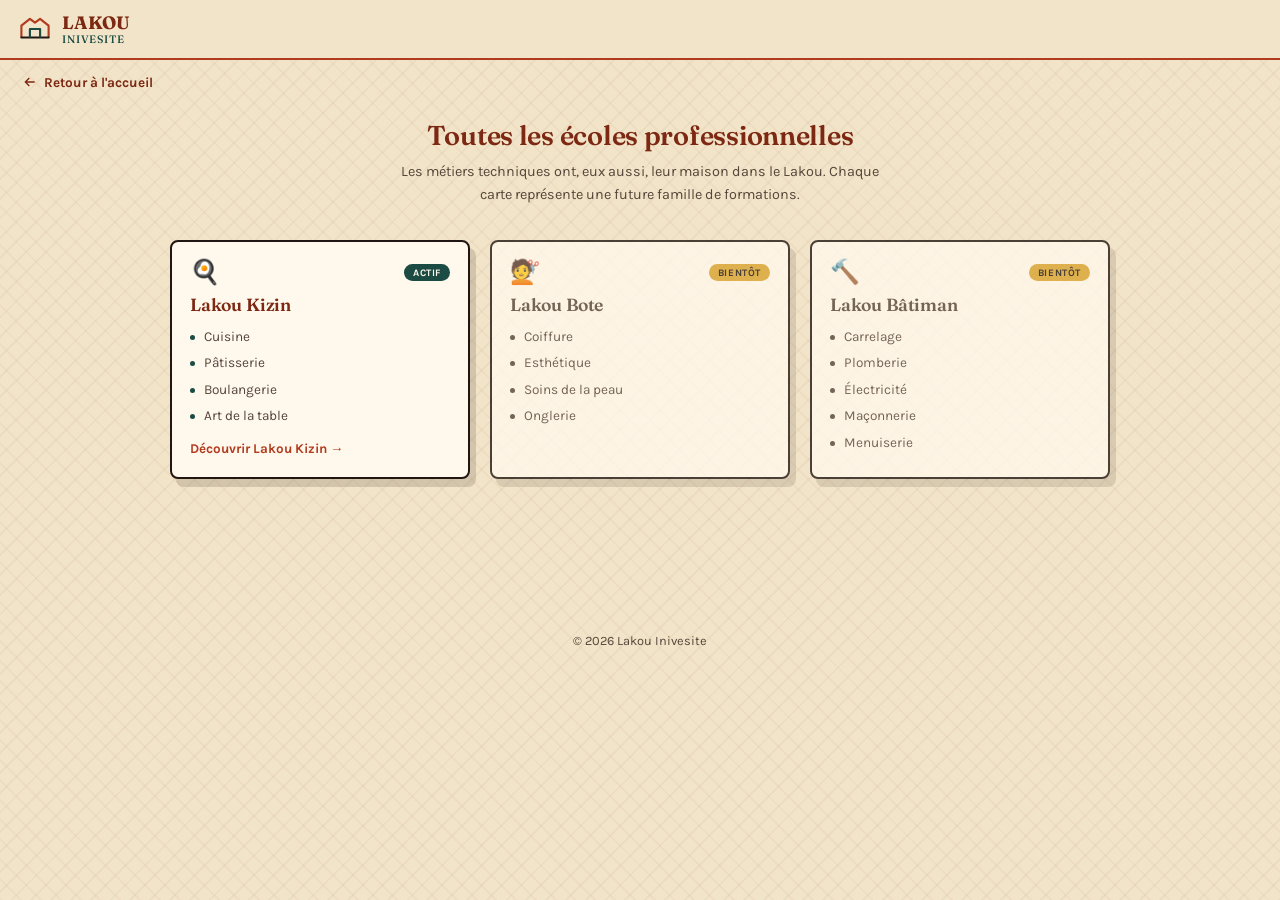
<file: ecoles-professionnelles.html>
<!DOCTYPE html>
<html lang="fr">
<head>
<meta charset="UTF-8">
<meta name="viewport" content="width=device-width, initial-scale=1.0">
<title>Toutes les écoles professionnelles — Lakou Inivesite</title>
<link rel="preconnect" href="https://fonts.googleapis.com">
<link href="https://fonts.googleapis.com/css2?family=Fraunces:ital,opsz,wght@0,9..144,300;0,9..144,500;0,9..144,600;0,9..144,700;1,9..144,500&family=Karla:wght@400;500;600;700&display=swap" rel="stylesheet">
<link rel="stylesheet" href="style.css">
</head>
<body>

<header>
  <a href="index.html" class="logo-link">
    <svg class="logo-mark" viewBox="0 0 40 40" fill="none">
      <path d="M4 30V16L14 8L20 12.5L26 8L36 16V30" stroke="#b23a1e" stroke-width="2.5" stroke-linejoin="round"/>
      <path d="M4 30H36" stroke="#211712" stroke-width="2.5" stroke-linecap="round"/>
      <path d="M14 30V20H26V30" stroke="#1b4b43" stroke-width="2.5" stroke-linejoin="round"/>
    </svg>
    <span class="logo-text">LAKOU<span>Inivesite</span></span>
  </a>
  <div class="header-actions">
    <button class="burger" id="burgerBtn" aria-label="Menu">
      <span></span><span></span><span></span>
    </button>
  </div>
</header>

<div class="overlay" id="overlay"></div>
<nav class="menu-panel" id="menuPanel">
  <div class="menu-section">Navigation</div>
  <a href="index.html" data-close>Accueil<small>Retour à Lakou Inivesite</small></a>
  <a href="universites.html" data-close>Domaines universitaires<small>Voir toutes les grandes familles</small></a>
</nav>

<main>

  <a class="retour-lien" href="index.html">
    <svg viewBox="0 0 24 24" fill="none" stroke="currentColor" stroke-width="2"><path d="M19 12H5M11 18l-6-6 6-6"/></svg>
    Retour à l'accueil
  </a>

  <div class="ext-header">
    <h1>Toutes les écoles professionnelles</h1>
    <p>Les métiers techniques ont, eux aussi, leur maison dans le Lakou. Chaque carte représente une future famille de formations.</p>
  </div>

  <section class="ext-grid">

    <div class="carte-mere">
      <div class="cm-top"><span class="cm-icon">🍳</span><span class="cm-status actif">Actif</span></div>
      <h3>Lakou Kizin</h3>
      <ul>
        <li>Cuisine</li>
        <li>Pâtisserie</li>
        <li>Boulangerie</li>
        <li>Art de la table</li>
      </ul>
      <a class="cm-link" href="https://lakou-kizin.vercel.app/">Découvrir Lakou Kizin →</a>
    </div>

    <div class="carte-mere soon">
      <div class="cm-top"><span class="cm-icon">💇</span><span class="cm-status bientot">Bientôt</span></div>
      <h3>Lakou Bote</h3>
      <ul>
        <li>Coiffure</li>
        <li>Esthétique</li>
        <li>Soins de la peau</li>
        <li>Onglerie</li>
      </ul>
    </div>

    <div class="carte-mere soon">
      <div class="cm-top"><span class="cm-icon">🔨</span><span class="cm-status bientot">Bientôt</span></div>
      <h3>Lakou Bâtiman</h3>
      <ul>
        <li>Carrelage</li>
        <li>Plomberie</li>
        <li>Électricité</li>
        <li>Maçonnerie</li>
        <li>Menuiserie</li>
      </ul>
    </div>

  </section>

  <footer>
    <p style="margin-top:10px;">© 2026 Lakou Inivesite</p>
  </footer>

</main>

<script>
  const burgerBtn = document.getElementById('burgerBtn');
  const menuPanel = document.getElementById('menuPanel');
  const overlay = document.getElementById('overlay');
  function closeMenu(){
    burgerBtn.classList.remove('open');
    menuPanel.classList.remove('open');
    overlay.classList.remove('open');
  }
  burgerBtn.addEventListener('click', () => {
    const isOpen = menuPanel.classList.toggle('open');
    burgerBtn.classList.toggle('open', isOpen);
    overlay.classList.toggle('open', isOpen);
  });
  overlay.addEventListener('click', closeMenu);
  menuPanel.querySelectorAll('[data-close]').forEach(el => el.addEventListener('click', closeMenu));
</script>

</body>
</html>
</file>
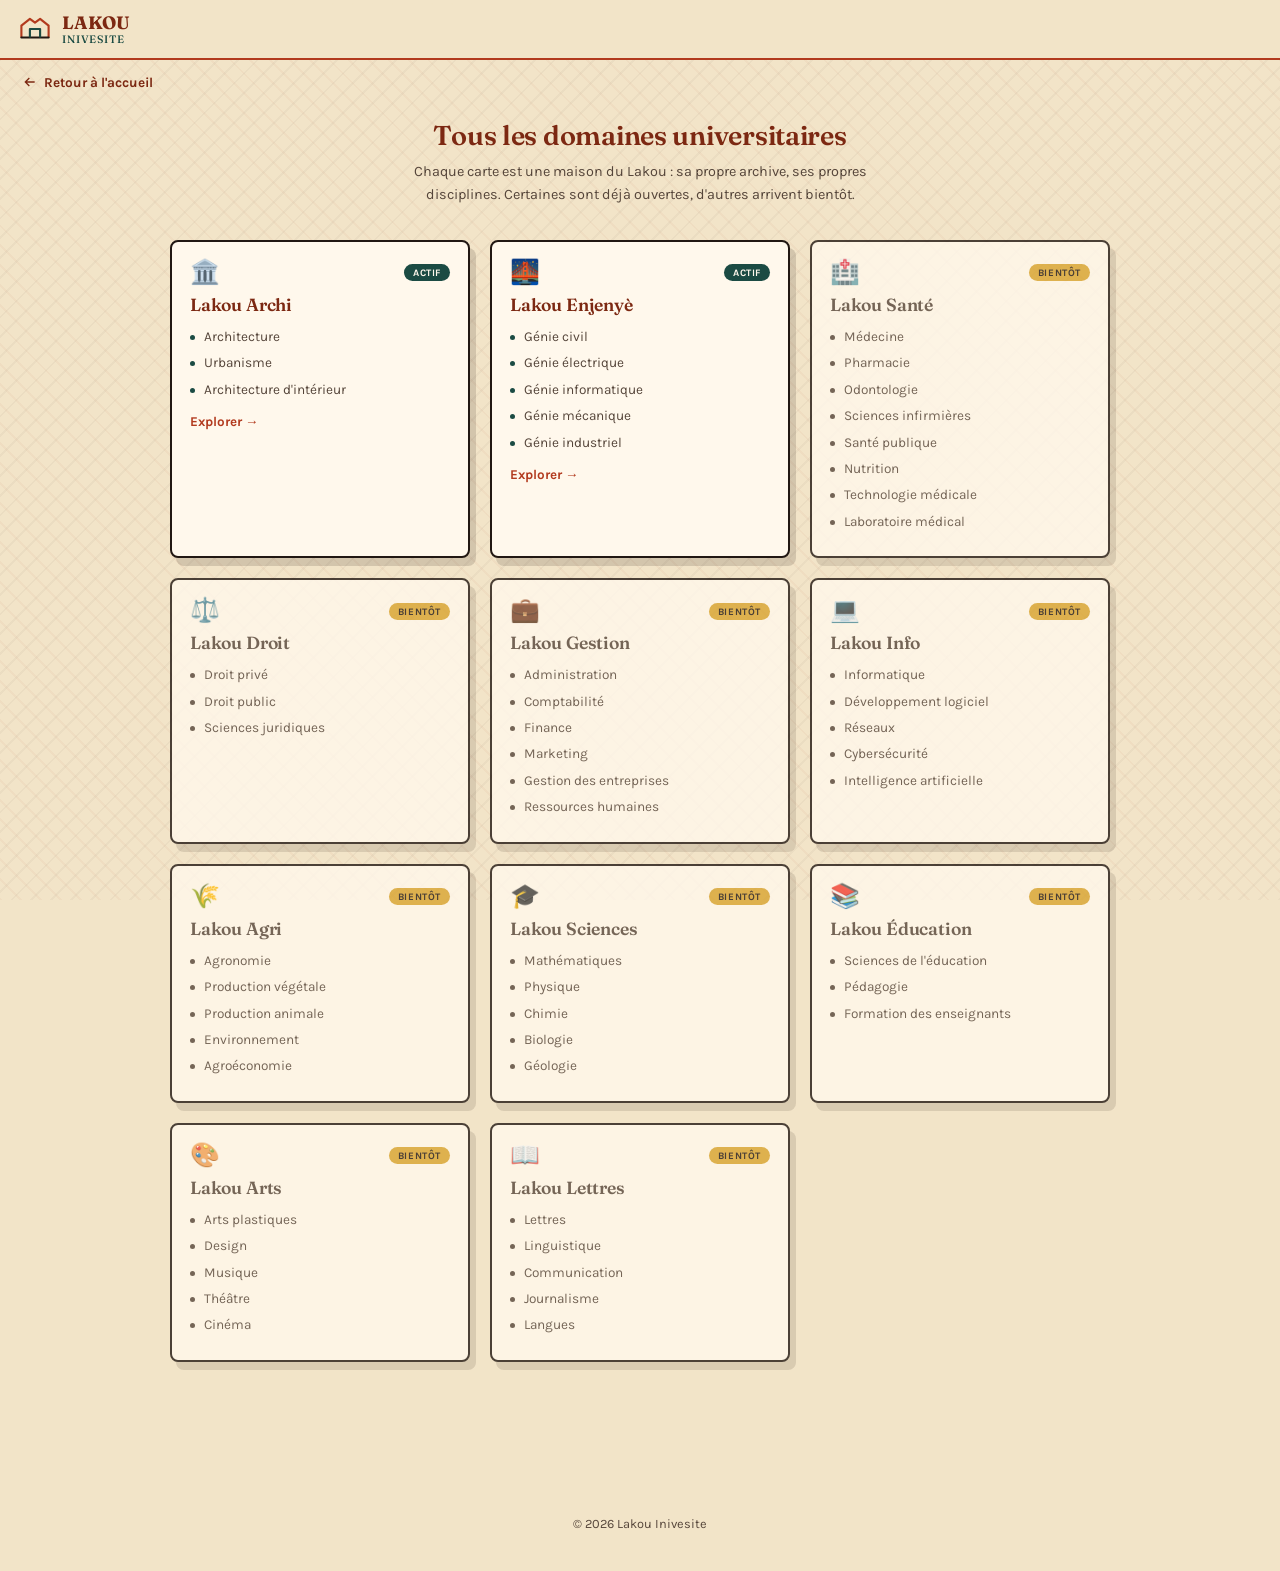
<file: universites.html>
<!DOCTYPE html>
<html lang="fr">
<head>
<meta charset="UTF-8">
<meta name="viewport" content="width=device-width, initial-scale=1.0">
<title>Tous les domaines universitaires — Lakou Inivesite</title>
<link rel="preconnect" href="https://fonts.googleapis.com">
<link href="https://fonts.googleapis.com/css2?family=Fraunces:ital,opsz,wght@0,9..144,300;0,9..144,500;0,9..144,600;0,9..144,700;1,9..144,500&family=Karla:wght@400;500;600;700&display=swap" rel="stylesheet">
<link rel="stylesheet" href="style.css">
</head>
<body>

<header>
  <a href="index.html" class="logo-link">
    <svg class="logo-mark" viewBox="0 0 40 40" fill="none">
      <path d="M4 30V16L14 8L20 12.5L26 8L36 16V30" stroke="#b23a1e" stroke-width="2.5" stroke-linejoin="round"/>
      <path d="M4 30H36" stroke="#211712" stroke-width="2.5" stroke-linecap="round"/>
      <path d="M14 30V20H26V30" stroke="#1b4b43" stroke-width="2.5" stroke-linejoin="round"/>
    </svg>
    <span class="logo-text">LAKOU<span>Inivesite</span></span>
  </a>
  <div class="header-actions">
    <button class="burger" id="burgerBtn" aria-label="Menu">
      <span></span><span></span><span></span>
    </button>
  </div>
</header>

<div class="overlay" id="overlay"></div>
<nav class="menu-panel" id="menuPanel">
  <div class="menu-section">Navigation</div>
  <a href="index.html" data-close>Accueil<small>Retour à Lakou Inivesite</small></a>
  <a href="ecoles-professionnelles.html" data-close>Écoles professionnelles<small>Cuisine, beauté, bâtiment…</small></a>
</nav>

<main>

  <a class="retour-lien" href="index.html">
    <svg viewBox="0 0 24 24" fill="none" stroke="currentColor" stroke-width="2"><path d="M19 12H5M11 18l-6-6 6-6"/></svg>
    Retour à l'accueil
  </a>

  <div class="ext-header">
    <h1>Tous les domaines universitaires</h1>
    <p>Chaque carte est une maison du Lakou : sa propre archive, ses propres disciplines. Certaines sont déjà ouvertes, d'autres arrivent bientôt.</p>
  </div>

  <section class="ext-grid">

    <div class="carte-mere">
      <div class="cm-top"><span class="cm-icon">🏛️</span><span class="cm-status actif">Actif</span></div>
      <h3>Lakou Archi</h3>
      <ul>
        <li>Architecture</li>
        <li>Urbanisme</li>
        <li>Architecture d'intérieur</li>
      </ul>
      <a class="cm-link" href="https://lakou-archi-rho.vercel.app/">Explorer →</a>
    </div>

    <div class="carte-mere">
      <div class="cm-top"><span class="cm-icon">🌉</span><span class="cm-status actif">Actif</span></div>
      <h3>Lakou Enjenyè</h3>
      <ul>
        <li>Génie civil</li>
        <li>Génie électrique</li>
        <li>Génie informatique</li>
        <li>Génie mécanique</li>
        <li>Génie industriel</li>
      </ul>
      <a class="cm-link" href="https://lakou-enjenye26.vercel.app/index.html">Explorer →</a>
    </div>

    <div class="carte-mere soon">
      <div class="cm-top"><span class="cm-icon">🏥</span><span class="cm-status bientot">Bientôt</span></div>
      <h3>Lakou Santé</h3>
      <ul>
        <li>Médecine</li>
        <li>Pharmacie</li>
        <li>Odontologie</li>
        <li>Sciences infirmières</li>
        <li>Santé publique</li>
        <li>Nutrition</li>
        <li>Technologie médicale</li>
        <li>Laboratoire médical</li>
      </ul>
    </div>

    <div class="carte-mere soon">
      <div class="cm-top"><span class="cm-icon">⚖️</span><span class="cm-status bientot">Bientôt</span></div>
      <h3>Lakou Droit</h3>
      <ul>
        <li>Droit privé</li>
        <li>Droit public</li>
        <li>Sciences juridiques</li>
      </ul>
    </div>

    <div class="carte-mere soon">
      <div class="cm-top"><span class="cm-icon">💼</span><span class="cm-status bientot">Bientôt</span></div>
      <h3>Lakou Gestion</h3>
      <ul>
        <li>Administration</li>
        <li>Comptabilité</li>
        <li>Finance</li>
        <li>Marketing</li>
        <li>Gestion des entreprises</li>
        <li>Ressources humaines</li>
      </ul>
    </div>

    <div class="carte-mere soon">
      <div class="cm-top"><span class="cm-icon">💻</span><span class="cm-status bientot">Bientôt</span></div>
      <h3>Lakou Info</h3>
      <ul>
        <li>Informatique</li>
        <li>Développement logiciel</li>
        <li>Réseaux</li>
        <li>Cybersécurité</li>
        <li>Intelligence artificielle</li>
      </ul>
    </div>

    <div class="carte-mere soon">
      <div class="cm-top"><span class="cm-icon">🌾</span><span class="cm-status bientot">Bientôt</span></div>
      <h3>Lakou Agri</h3>
      <ul>
        <li>Agronomie</li>
        <li>Production végétale</li>
        <li>Production animale</li>
        <li>Environnement</li>
        <li>Agroéconomie</li>
      </ul>
    </div>

    <div class="carte-mere soon">
      <div class="cm-top"><span class="cm-icon">🎓</span><span class="cm-status bientot">Bientôt</span></div>
      <h3>Lakou Sciences</h3>
      <ul>
        <li>Mathématiques</li>
        <li>Physique</li>
        <li>Chimie</li>
        <li>Biologie</li>
        <li>Géologie</li>
      </ul>
    </div>

    <div class="carte-mere soon">
      <div class="cm-top"><span class="cm-icon">📚</span><span class="cm-status bientot">Bientôt</span></div>
      <h3>Lakou Éducation</h3>
      <ul>
        <li>Sciences de l'éducation</li>
        <li>Pédagogie</li>
        <li>Formation des enseignants</li>
      </ul>
    </div>

    <div class="carte-mere soon">
      <div class="cm-top"><span class="cm-icon">🎨</span><span class="cm-status bientot">Bientôt</span></div>
      <h3>Lakou Arts</h3>
      <ul>
        <li>Arts plastiques</li>
        <li>Design</li>
        <li>Musique</li>
        <li>Théâtre</li>
        <li>Cinéma</li>
      </ul>
    </div>

    <div class="carte-mere soon">
      <div class="cm-top"><span class="cm-icon">📖</span><span class="cm-status bientot">Bientôt</span></div>
      <h3>Lakou Lettres</h3>
      <ul>
        <li>Lettres</li>
        <li>Linguistique</li>
        <li>Communication</li>
        <li>Journalisme</li>
        <li>Langues</li>
      </ul>
    </div>

  </section>

  <footer>
    <p style="margin-top:10px;">© 2026 Lakou Inivesite</p>
  </footer>

</main>

<script>
  const burgerBtn = document.getElementById('burgerBtn');
  const menuPanel = document.getElementById('menuPanel');
  const overlay = document.getElementById('overlay');
  function closeMenu(){
    burgerBtn.classList.remove('open');
    menuPanel.classList.remove('open');
    overlay.classList.remove('open');
  }
  burgerBtn.addEventListener('click', () => {
    const isOpen = menuPanel.classList.toggle('open');
    burgerBtn.classList.toggle('open', isOpen);
    overlay.classList.toggle('open', isOpen);
  });
  overlay.addEventListener('click', closeMenu);
  menuPanel.querySelectorAll('[data-close]').forEach(el => el.addEventListener('click', closeMenu));
</script>

</body>
</html>
</file>
<file: style.css>
/* ============================================================
   LAKOU INIVESITE — style.css
   Palette : terracotta / encre / sarcelle caraïbe / or
   ============================================================ */

:root{
  --kreem: #f2e4c8;
  --kreem-dark: #e6d3ac;
  --papye: #fff8ec;

  --tè: #b23a1e;        /* terracotta, couleur primaire */
  --tè-fonse: #7c2812;
  --lagon: #1b4b43;     /* sarcelle caraïbe, secondaire — remplace le vert générique */
  --lagon-fonse: #0f332d;
  --lò: #d9a430;         /* or / accent "bientôt" */
  --enk: #211712;        /* encre presque noire, texte principal */
  --enk-doux: #55453a;
}

*{ box-sizing:border-box; margin:0; padding:0; }

body{
  background:var(--kreem);
  color:var(--enk);
  font-family:'Karla', sans-serif;
  overflow-x:hidden;
  position:relative;
}

body::before{
  content:"";
  position:fixed; inset:0;
  background-image:
    repeating-linear-gradient(45deg, rgba(178,58,30,0.035) 0 2px, transparent 2px 14px),
    repeating-linear-gradient(-45deg, rgba(33,23,18,0.03) 0 2px, transparent 2px 14px);
  pointer-events:none;
  z-index:0;
}

h1,h2,h3,.display{ font-family:'Fraunces', serif; font-weight:600; letter-spacing:-0.01em; }

/* ---------- HEADER (compact, sticky) ---------- */
header{
  position:sticky; top:0; z-index:100;
  display:flex; align-items:center; justify-content:space-between;
  padding: 12px 18px;
  padding-top: calc(12px + env(safe-area-inset-top));

  background:rgba(242,228,200,0.92);
  backdrop-filter:blur(6px);
  border-bottom:2px solid var(--tè);
}

.logo-link{ display:flex; align-items:center; gap:10px; text-decoration:none; }
.logo-mark{ width:34px; height:34px; flex-shrink:0; }
.logo-text{
  line-height: 1.2;

  font-family:'Fraunces', serif; font-weight:700; font-size:1.12rem;
  color:var(--tè-fonse); letter-spacing:-0.01em; line-height:1;
}
.logo-text span{ display:block; font-size:0.6em; color:var(--lagon); font-weight:500; letter-spacing:0.08em; text-transform:uppercase; margin-top:2px; }

.burger{
  width:36px; height:30px;
  display:flex; flex-direction:column; justify-content:space-between;
  background:none; border:none; cursor:pointer; z-index:200;
}
.burger span{ display:block; height:3px; border-radius:3px; background:var(--enk); transition:all .3s ease; }
.burger.open span:nth-child(1){ transform:translateY(13px) rotate(45deg); }
.burger.open span:nth-child(2){ opacity:0; }
.burger.open span:nth-child(3){ transform:translateY(-13px) rotate(-45deg); }

/* ---------- MENU PANEL ---------- */
.menu-panel{
  position:fixed; top:0; right:-100%; width:min(340px, 84vw); height:100%;
  background:var(--enk); color:var(--kreem);
  z-index:150; padding:96px 30px 32px; overflow-y:auto;
  transition:right .4s cubic-bezier(.65,0,.35,1);
  box-shadow:-10px 0 40px rgba(0,0,0,.35);
}
.menu-panel.open{ right:0; }
.menu-section{ font-size:0.65rem; text-transform:uppercase; letter-spacing:0.14em; color:var(--lò); font-weight:700; margin:24px 0 10px; }
.menu-section:first-of-type{ margin-top:0; }
.menu-panel a{
  display:block; color:var(--kreem); text-decoration:none;
  font-family:'Fraunces', serif; font-size:1.15rem; font-weight:500;
  padding:11px 0; border-bottom:1px solid rgba(242,228,200,0.15);
}
.menu-panel a small{ display:block; font-family:'Karla',sans-serif; font-weight:400; font-size:0.73rem; color:rgba(242,228,200,0.6); margin-top:3px; }
.menu-panel .disabled{
  display:flex; align-items:center; justify-content:space-between; gap:10px;
  font-family:'Fraunces', serif; font-size:1.15rem; font-weight:500; color:rgba(242,228,200,0.38);
  padding:11px 0; border-bottom:1px solid rgba(242,228,200,0.15);
}
.menu-panel .disabled small{ display:block; font-family:'Karla',sans-serif; font-weight:400; font-size:0.73rem; color:rgba(242,228,200,0.32); margin-top:3px; }
.tag-soon{ flex-shrink:0; font-size:0.6rem; text-transform:uppercase; letter-spacing:0.06em; font-weight:700; color:var(--enk); background:var(--lò); padding:3px 8px; border-radius:20px; }

.overlay{ position:fixed; inset:0; background:rgba(33,23,18,0.55); opacity:0; pointer-events:none; transition:opacity .3s; z-index:140; }
.overlay.open{ opacity:1; pointer-events:auto; }
/* ---------- BANNIÈRE ---------- */
.banniere{
  position:relative;
  z-index:1;
  width:100%;
  min-height:420px;
  overflow:hidden;
  display:flex;
  align-items:center;
  justify-content:center;
  padding:90px 20px 50px;
  background:
    linear-gradient(160deg, rgba(178,58,30,0.92), rgba(27,75,67,0.88)),
    repeating-linear-gradient(45deg, rgba(255,248,236,0.05) 0 3px, transparent 3px 22px);
  border-bottom:3px solid var(--enk);
}
.banniere img{ position:absolute; inset:0; width:100%; height:100%; object-fit:cover; }
.banniere-scrim{
  position:absolute; inset:0;
  background:linear-gradient(180deg, rgba(33,23,18,0.15), rgba(33,23,18,0.55));
}
.banniere-content{ position:relative; z-index:2; text-align:center; padding:0 24px; }
.banniere h1{
  font-size:clamp(2.3rem, 9vw, 3.6rem); color:var(--papye); line-height:1.05;
  text-shadow:0 3px 0 rgba(33,23,18,0.4);
}
.banniere p{ margin-top:14px; font-size:0.95rem; color:rgba(255,248,236,0.88); max-width:420px; margin-left:auto; margin-right:auto; line-height:1.55; }
.banniere-note{
  position:absolute; bottom:10px; right:14px; z-index:2;
  font-size:0.62rem; color:rgba(255,248,236,0.55); letter-spacing:0.04em;
}

/* ---------- SECTION LABELS ---------- */
.section-label{ display:flex; align-items:center; gap:12px; max-width:520px; margin:0 auto; padding:0 24px; }
.section-label .line{ flex:1; height:2px; background:var(--tè); opacity:0.3; }
.section-label span{ font-size:0.72rem; letter-spacing:0.15em; text-transform:uppercase; color:var(--tè-fonse); font-weight:700; white-space:nowrap; }
/* ---------- GRID DE CARTES (effet 3D / scrapbook) ---------- */
.domaines{
  position:relative; z-index:1;
  max-width:520px; margin:0 auto; padding:36px 22px 20px;
  display:flex; flex-direction:column; gap:34px;
}

.card{
  background:var(--papye);
  border:2px solid var(--enk);
  border-radius:6px;
  overflow:visible;
  position:relative;
  cursor:pointer;
  transform:rotate(var(--tilt, -1.2deg));
  box-shadow:
    0 1px 0 var(--enk),
    0 10px 0 -4px rgba(33,23,18,0.12),
    8px 12px 22px rgba(33,23,18,0.35),
    0 0 0 6px var(--papye);
  transition:transform .25s cubic-bezier(.34,1.4,.64,1), box-shadow .25s ease;
}
.card:nth-child(odd){ --tilt: -1.4deg; }
.card:nth-child(even){ --tilt: 1.1deg; }
.card:active, .card:focus-visible{
  transform:rotate(0deg) translateY(-3px) scale(1.015);
  box-shadow:
    0 1px 0 var(--enk),
    10px 16px 26px rgba(33,23,18,0.4),
    0 0 0 6px var(--papye);
}
.card::before{ /* ruban de "washi tape" */
  content:"";
  position:absolute; top:-14px; left:50%; transform:translateX(-50%) rotate(-3deg);
  width:64px; height:22px;
  background:repeating-linear-gradient(135deg, var(--lò) 0 6px, #c48f28 6px 12px);
  opacity:0.9; border-radius:2px;
  box-shadow:0 2px 4px rgba(33,23,18,0.25);
  z-index:3;
}

.card-image{
  width:100%; aspect-ratio:16/9; position:relative; overflow:hidden;
  background:linear-gradient(135deg, var(--tè), var(--tè-fonse));
  display:flex; align-items:center; justify-content:center;
  border-bottom:2px solid var(--enk);
}
.card-image img{
  position:absolute; inset:0;
  width:100%; height:100%; object-fit:cover; z-index:2;
}
.card-image .fallback-icon{
  position:absolute; top:50%; left:50%;
  transform:translate(-50%,-50%);
  width:44px; height:44px; opacity:0.85; z-index:1;
}
.card-image .badge{ position:absolute; top:10px; left:10px; }

.card.soon .card-image{ background:repeating-linear-gradient(135deg, var(--enk-doux) 0 8px, #6b5647 8px 16px); }

.card-body{ padding:18px 18px 20px; }
.card-title{ font-size:1.3rem; color:var(--tè-fonse); line-height:1.1; margin-bottom:6px; }
.card.soon .card-title{ color:var(--enk-doux); }

.badge{ display:inline-block; font-size:0.62rem; letter-spacing:0.08em; text-transform:uppercase; font-weight:700; padding:3px 9px; border-radius:20px; }
.badge.actif{ background:var(--lagon); color:var(--papye); }
.badge.bientot{ background:var(--lò); color:var(--enk); }

.card-desc{ font-size:0.89rem; line-height:1.5; color:var(--enk-doux); }
.card-tap{ margin-top:13px; font-size:0.76rem; font-weight:700; color:var(--tè); letter-spacing:0.03em; display:flex; align-items:center; gap:6px; }
.card.soon .card-tap{ color:var(--enk-doux); }
.card-tap svg{ width:14px; height:14px; }

/* ---------- CONCEPT / ABOUT ---------- */
.about{ position:relative; z-index:1; max-width:520px; margin:40px auto 0; padding:28px 24px 0; }
.about h2{ color:var(--tè-fonse); font-size:1.5rem; margin-bottom:10px; }
.about p{ font-size:0.92rem; line-height:1.65; color:var(--enk-doux); margin-bottom:12px; }

.ecole-pro-teaser{ max-width:520px; margin:36px auto 0; padding:0 24px; }
.ecole-pro-box{ border:2px dashed var(--tè); border-radius:8px; padding:20px; background:rgba(217,164,48,0.1); text-align:center; }
.ecole-pro-box h3{ color:var(--tè-fonse); font-size:1.1rem; margin-bottom:6px; }
.ecole-pro-box p{ font-size:0.85rem; color:var(--enk-doux); line-height:1.5; }

/* ---------- FONDATEUR ---------- */
.fondateur{ position:relative; z-index:1; max-width:480px; margin:0 auto; padding:28px 24px 0; text-align:center; }
.fondateur-photo{
  width:112px; height:112px; margin:0 auto 18px; border-radius:50%;
  border:3px solid var(--enk); background:linear-gradient(135deg, var(--tè), var(--lagon));
  display:flex; align-items:center; justify-content:center; overflow:hidden;
  box-shadow:5px 6px 0 rgba(33,23,18,0.9), 0 0 0 6px var(--papye);
}
.fondateur-photo img{ width:100%; height:100%; object-fit:cover; }
.fondateur-photo .fallback-icon{ width:48px; height:48px; }
.fondateur h2{ color:var(--tè-fonse); font-size:1.5rem; }
.fondateur-titres{ display:flex; flex-wrap:wrap; justify-content:center; gap:8px; margin:12px 0 16px; }
.titre-pill{ font-size:0.68rem; letter-spacing:0.04em; font-weight:700; text-transform:uppercase; color:var(--papye); padding:5px 12px; border-radius:20px; }
.titre-pill.c1{ background:var(--tè); }
.titre-pill.c2{ background:var(--lagon); }
.titre-pill.c3{ background:var(--enk); }
.titre-pill.c4{ background:var(--lò); color:var(--enk); }
.fondateur-bio{ font-size:0.9rem; line-height:1.65; color:var(--enk-doux); }

footer{ position:relative; z-index:1; text-align:center; padding:50px 24px 40px; margin-top:34px; color:var(--enk-doux); font-size:0.8rem; }
footer strong{ color:var(--tè-fonse); font-family:'Fraunces',serif; }
/* ---------- MODAL ---------- */
.modal-overlay{ position:fixed; inset:0; background:rgba(33,23,18,0.65); z-index:300; opacity:0; pointer-events:none; transition:opacity .3s; display:flex; align-items:flex-end; }
.modal-overlay.open{ opacity:1; pointer-events:auto; }
.modal{ background:var(--kreem); width:100%; max-height:90vh; overflow-y:auto; border-radius:22px 22px 0 0; border-top:3px solid var(--tè); padding:28px 24px 36px; position:relative; transform:translateY(100%); transition:transform .38s cubic-bezier(.32,.72,.24,1); }
.modal-overlay.open .modal{ transform:translateY(0); }
.modal-handle{ width:40px; height:4px; background:var(--enk-doux); opacity:0.3; border-radius:4px; margin:0 auto 20px; }
.modal-close{ position:absolute; top:18px; right:20px; background:none; border:none; font-size:1.6rem; color:var(--enk); cursor:pointer; line-height:1; }

.modal-image{ width:100%; aspect-ratio:16/9; border-radius:10px; overflow:hidden; margin-bottom:16px; border:2px solid var(--enk); background:linear-gradient(135deg, var(--tè), var(--tè-fonse)); display:flex; align-items:center; justify-content:center; box-shadow:6px 8px 0 rgba(33,23,18,0.15); }
.modal-image img{ width:100%; height:100%; object-fit:cover; }
.modal-image svg{ width:48px; height:48px; opacity:0.85; }

.modal h2{ color:var(--tè-fonse); font-size:1.7rem; margin-bottom:6px; }
.modal .badge{ margin-bottom:14px; }

.modal-block{ margin-top:18px; }
.modal-block h4{ font-size:0.7rem; text-transform:uppercase; letter-spacing:0.1em; color:var(--tè-fonse); font-weight:700; margin-bottom:8px; }
.modal-block p{ font-size:0.92rem; line-height:1.6; color:var(--enk-doux); }
.modal-block ul{ list-style:none; }
.modal-block ul li{ font-size:0.9rem; line-height:1.5; color:var(--enk-doux); padding-left:18px; position:relative; margin-bottom:6px; }
.modal-block ul li::before{ content:"→"; position:absolute; left:0; color:var(--tè); font-weight:700; }

.filiere{ margin-bottom:12px; padding-left:14px; border-left:3px solid var(--lagon); }
.filiere-nom{ font-weight:700; color:var(--lagon-fonse); font-size:0.9rem; }
.filiere-desc{ font-size:0.85rem; color:var(--enk-doux); line-height:1.5; margin-top:2px; }

.duree-box{
  margin-top:16px; padding:12px 14px; background:var(--papye); border:2px solid var(--enk);
  border-radius:6px; display:flex; justify-content:space-between; align-items:center;
  font-size:0.85rem;
}
.duree-box .label{ font-weight:700; color:var(--tè-fonse); text-transform:uppercase; font-size:0.68rem; letter-spacing:0.06em; }
.duree-box .valeur{ font-weight:700; color:var(--enk); }
.btn-explorer{
  display:flex; align-items:center; justify-content:center; gap:8px;
  width:100%; margin-top:26px; padding:16px; border:none; border-radius:6px;
  background:var(--tè); color:var(--papye); font-family:'Fraunces',serif;
  font-weight:600; font-size:1.05rem; cursor:pointer;
  box-shadow:0 5px 0 var(--tè-fonse); transition:transform .15s;
}
.btn-explorer:active{ transform:translateY(4px); box-shadow:0 1px 0 var(--tè-fonse); }
.btn-explorer svg{ width:18px; height:18px; }

.modal-soon-msg{ margin-top:16px; padding:14px; background:var(--kreem-dark); border-radius:8px; font-size:0.88rem; color:var(--enk-doux); font-style:italic; }
/* ---------- MODAL ---------- */
.modal-overlay{ position:fixed; inset:0; background:rgba(33,23,18,0.65); z-index:300; opacity:0; pointer-events:none; transition:opacity .3s; display:flex; align-items:flex-end; }
.modal-overlay.open{ opacity:1; pointer-events:auto; }
.modal{ background:var(--kreem); width:100%; max-height:90vh; overflow-y:auto; border-radius:22px 22px 0 0; border-top:3px solid var(--tè); padding:28px 24px 36px; position:relative; transform:translateY(100%); transition:transform .38s cubic-bezier(.32,.72,.24,1); }
.modal-overlay.open .modal{ transform:translateY(0); }
.modal-handle{ width:40px; height:4px; background:var(--enk-doux); opacity:0.3; border-radius:4px; margin:0 auto 20px; }
.modal-close{ position:absolute; top:18px; right:20px; background:none; border:none; font-size:1.6rem; color:var(--enk); cursor:pointer; line-height:1; }

.modal-image{ width:100%; aspect-ratio:16/9; border-radius:10px; overflow:hidden; margin-bottom:16px; border:2px solid var(--enk); background:linear-gradient(135deg, var(--tè), var(--tè-fonse)); display:flex; align-items:center; justify-content:center; box-shadow:6px 8px 0 rgba(33,23,18,0.15); }
.modal-image img{ width:100%; height:100%; object-fit:cover; }
.modal-image svg{ width:48px; height:48px; opacity:0.85; }

.modal h2{ color:var(--tè-fonse); font-size:1.7rem; margin-bottom:6px; }
.modal .badge{ margin-bottom:14px; }

.modal-block{ margin-top:18px; }
.modal-block h4{ font-size:0.7rem; text-transform:uppercase; letter-spacing:0.1em; color:var(--tè-fonse); font-weight:700; margin-bottom:8px; }
.modal-block p{ font-size:0.92rem; line-height:1.6; color:var(--enk-doux); }
.modal-block ul{ list-style:none; }
.modal-block ul li{ font-size:0.9rem; line-height:1.5; color:var(--enk-doux); padding-left:18px; position:relative; margin-bottom:6px; }
.modal-block ul li::before{ content:"→"; position:absolute; left:0; color:var(--tè); font-weight:700; }

.filiere{ margin-bottom:12px; padding-left:14px; border-left:3px solid var(--lagon); }
.filiere-nom{ font-weight:700; color:var(--lagon-fonse); font-size:0.9rem; }
.filiere-desc{ font-size:0.85rem; color:var(--enk-doux); line-height:1.5; margin-top:2px; }

.duree-box{
  margin-top:16px; padding:12px 14px; background:var(--papye); border:2px solid var(--enk);
  border-radius:6px; display:flex; justify-content:space-between; align-items:center;
  font-size:0.85rem;
}
.duree-box .label{ font-weight:700; color:var(--tè-fonse); text-transform:uppercase; font-size:0.68rem; letter-spacing:0.06em; }
.duree-box .valeur{ font-weight:700; color:var(--enk); }

.btn-explorer{
  display:flex; align-items:center; justify-content:center; gap:8px;
  width:100%; margin-top:26px; padding:16px; border:none; border-radius:6px;
  background:var(--tè); color:var(--papye); font-family:'Fraunces',serif;
  font-weight:600; font-size:1.05rem; cursor:pointer; text-decoration:none;
  box-shadow:0 5px 0 var(--tè-fonse); transition:transform .15s;
}
.btn-explorer:active{ transform:translateY(4px); box-shadow:0 1px 0 var(--tè-fonse); }
.btn-explorer svg{ width:18px; height:18px; }

.modal-soon-msg{ margin-top:16px; padding:14px; background:var(--kreem-dark); border-radius:8px; font-size:0.88rem; color:var(--enk-doux); font-style:italic; }

.header-actions{ display:flex; align-items:center; gap:8px; }
.search-btn{
  width:36px; height:36px; border-radius:50%; border:none; background:none;
  color:var(--enk); display:flex; align-items:center; justify-content:center; cursor:pointer;
}
.search-btn svg{ width:20px; height:20px; }
/* ---------- LISTE DE DISCIPLINES ---------- */
.disciplines-label{
  margin-top:14px; font-size:0.68rem; text-transform:uppercase; letter-spacing:0.1em;
  color:var(--tè-fonse); font-weight:700;
}
.disciplines-list{ list-style:none; margin-top:8px; }
.disciplines-list li{
  font-size:0.87rem; color:var(--enk-doux); line-height:1.7;
  padding-left:16px; position:relative;
}
.disciplines-list li::before{
  content:""; position:absolute; left:0; top:9px;
  width:6px; height:6px; border-radius:50%; background:var(--lagon);
}
.card.soon .disciplines-list li::before{ background:var(--enk-doux); }

.btn-disabled{
  display:flex; align-items:center; justify-content:center;
  width:100%; margin-top:20px; padding:14px; border-radius:6px;
  background:var(--kreem-dark); color:var(--enk-doux);
  font-family:'Fraunces',serif; font-weight:600; font-size:0.95rem;
  border:2px dashed var(--enk-doux);
}

/* ---------- MENU : ACCORDÉON DOMAINES ---------- */
.menu-accordion-toggle{
  width:100%; background:none; border:none; text-align:left; cursor:pointer;
  display:flex; align-items:center; justify-content:space-between; gap:10px;
  color:var(--kreem); font-family:'Fraunces', serif; font-size:1.15rem; font-weight:500;
  padding:11px 0; border-bottom:1px solid rgba(242,228,200,0.15);
}
.menu-accordion-toggle small{ display:block; font-family:'Karla',sans-serif; font-weight:400; font-size:0.73rem; color:rgba(242,228,200,0.6); margin-top:3px; }
.menu-accordion-toggle .chevron{ width:18px; height:18px; flex-shrink:0; transition:transform .3s ease; }
.menu-accordion-toggle.open .chevron{ transform:rotate(180deg); }

.menu-submenu{ max-height:0; overflow:hidden; transition:max-height .3s ease; }
.menu-submenu.open{ max-height:300px; }
.menu-submenu a, .menu-submenu .disabled{
  padding:10px 0 10px 16px; font-size:1rem; border-bottom:1px solid rgba(242,228,200,0.1);
}

/* ---------- RECHERCHE ---------- */
.search-overlay{
  position:fixed; inset:0; z-index:400;
  background:rgba(33,23,18,0.7);
  opacity:0; pointer-events:none; transition:opacity .25s ease;
}
.search-overlay.open{ opacity:1; pointer-events:auto; }
.search-panel{ background:var(--kreem); margin:0 auto; max-width:560px; padding:18px 18px 0; }
.search-input-row{
  display:flex; align-items:center; gap:10px;
  background:var(--papye); border:2px solid var(--enk); border-radius:8px;
  padding:12px 14px;
}
.search-input-row svg{ width:18px; height:18px; color:var(--enk-doux); flex-shrink:0; }
.search-input-row input{ flex:1; border:none; background:none; outline:none; font-family:'Karla',sans-serif; font-size:1rem; color:var(--enk); }
.search-input-row button{ border:none; background:none; font-size:1.4rem; color:var(--enk-doux); cursor:pointer; line-height:1; }
.search-results{ padding:14px 2px 24px; max-height:70vh; overflow-y:auto; }
.search-result-item{
  display:block; padding:12px 10px; border-radius:6px; text-decoration:none;
  color:var(--enk); margin-bottom:6px; background:var(--papye); border:1px solid rgba(33,23,18,0.1);
}
.search-result-item .srt{ font-weight:700; color:var(--tè-fonse); font-family:'Fraunces',serif; }
.search-result-item .srd{ font-size:0.82rem; color:var(--enk-doux); margin-top:2px; }
.search-empty{ font-size:0.85rem; color:var(--enk-doux); padding:10px; text-align:center; }

/* ---------- BOUTON "VOIR DAVANTAGE" (collection complète) ---------- */
.btn-voir-tout{
  display:flex; align-items:center; justify-content:center; gap:8px;
  max-width:520px; margin:24px auto 0; padding:16px; border-radius:6px;
  background:var(--enk); color:var(--kreem); text-decoration:none;
  font-family:'Fraunces',serif; font-weight:600; font-size:1rem;
  border:2px solid var(--enk); box-shadow:0 5px 0 var(--tè-fonse);
  transition:transform .15s;
}
.btn-voir-tout:active{ transform:translateY(4px); box-shadow:0 1px 0 var(--tè-fonse); }
.btn-voir-tout svg{ width:18px; height:18px; flex-shrink:0; }

/* ---------- ÉCOLES PROFESSIONNELLES (accueil) ---------- */
.ecoles-pro-intro{ max-width:520px; margin:0 auto; padding:0 24px 6px; text-align:center; }
.ecoles-pro-intro p{ font-size:0.86rem; color:var(--enk-doux); line-height:1.55; }

/* ---------- PAGES D'EXTENSION (toutes-les-cartes) ---------- */
.ext-header{
  position:relative; z-index:1; max-width:960px; margin:0 auto;
  padding:26px 22px 10px; text-align:center;
}
.ext-header h1{ color:var(--tè-fonse); font-size:1.7rem; line-height:1.15; }
.ext-header p{ margin-top:10px; font-size:0.9rem; color:var(--enk-doux); max-width:480px; margin-left:auto; margin-right:auto; line-height:1.55; }
.retour-lien{
  display:inline-flex; align-items:center; gap:6px; margin:14px 22px 0;
  font-size:0.85rem; color:var(--tè-fonse); text-decoration:none; font-weight:700;
}
.retour-lien svg{ width:16px; height:16px; }

.ext-grid{
  position:relative; z-index:1;
  display:grid; grid-template-columns:repeat(auto-fit, minmax(230px, 1fr));
  gap:20px; max-width:980px; margin:0 auto; padding:24px 20px 60px;
}
.carte-mere{
  background:var(--papye); border:2px solid var(--enk); border-radius:8px;
  padding:18px; box-shadow:6px 8px 0 rgba(33,23,18,0.15);
}
.carte-mere.soon{ opacity:0.8; }
.cm-top{ display:flex; align-items:center; justify-content:space-between; gap:8px; }
.cm-icon{ font-size:1.5rem; line-height:1; }
.carte-mere h3{ color:var(--tè-fonse); font-size:1.1rem; margin:10px 0 12px; line-height:1.2; }
.carte-mere.soon h3{ color:var(--enk-doux); }
.carte-mere ul{ list-style:none; }
.carte-mere ul li{
  font-size:0.85rem; color:var(--enk-doux); line-height:1.5;
  padding-left:14px; position:relative; margin-bottom:6px;
}
.carte-mere ul li::before{
  content:""; position:absolute; left:0; top:8px;
  width:5px; height:5px; border-radius:50%; background:var(--lagon);
}
.carte-mere.soon ul li::before{ background:var(--enk-doux); }
.cm-status{
  display:inline-block; margin-top:2px; font-size:0.62rem; font-weight:700;
  text-transform:uppercase; letter-spacing:0.06em; padding:3px 9px; border-radius:20px;
  flex-shrink:0;
}
.cm-status.actif{ background:var(--lagon); color:var(--papye); }
.cm-status.bientot{ background:var(--lò); color:var(--enk); }
.cm-link{
  display:block; margin-top:14px; font-size:0.84rem; font-weight:700;
  color:var(--tè); text-decoration:none;
}
</file>
